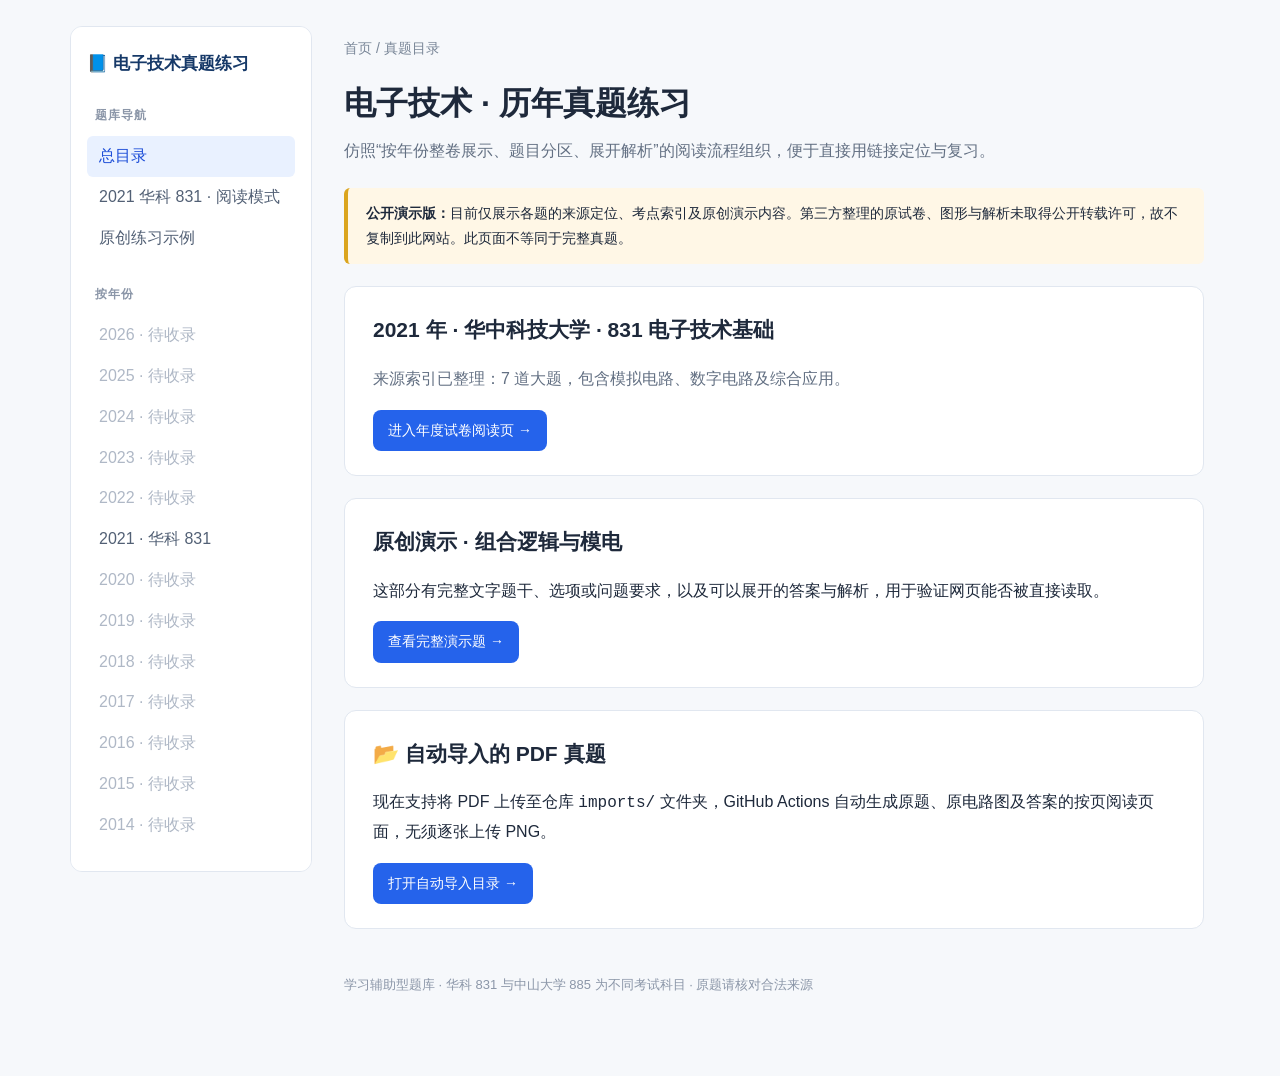
<file: index.html>
<!doctype html><html lang="zh-CN"><head><meta charset="utf-8"><meta name="viewport" content="width=device-width, initial-scale=1"><meta name="description" content="电子技术模拟电路和数字电路历年试题阅读索引与原创示例。"><title>电子技术真题练习 | 电子技术真题练习</title><link rel="stylesheet" href="assets/style.css"></head><body><div class="layout"><aside class="sidebar"><a href="index.html" class="brand">📘 电子技术真题练习</a><h3>题库导航</h3><a class="side-link active" href="index.html">总目录</a><a class="side-link " href="2021-hust-831.html">2021 华科 831 · 阅读模式</a><a class="side-link " href="original-practice.html">原创练习示例</a><h3>按年份</h3><div class="side-years"><span class="side-link disabled" title="尚未收录">2026 · 待收录</span><span class="side-link disabled" title="尚未收录">2025 · 待收录</span><span class="side-link disabled" title="尚未收录">2024 · 待收录</span><span class="side-link disabled" title="尚未收录">2023 · 待收录</span><span class="side-link disabled" title="尚未收录">2022 · 待收录</span><a href="2021-hust-831.html" class="side-link">2021 · 华科 831</a><span class="side-link disabled" title="尚未收录">2020 · 待收录</span><span class="side-link disabled" title="尚未收录">2019 · 待收录</span><span class="side-link disabled" title="尚未收录">2018 · 待收录</span><span class="side-link disabled" title="尚未收录">2017 · 待收录</span><span class="side-link disabled" title="尚未收录">2016 · 待收录</span><span class="side-link disabled" title="尚未收录">2015 · 待收录</span><span class="side-link disabled" title="尚未收录">2014 · 待收录</span></div><h3>科目</h3><a class="side-link" href="2021-hust-831.html#analog">模拟电路</a><a class="side-link" href="2021-hust-831.html#digital">数字电路</a><a class="side-link" href="2021-hust-831.html#mixed">综合应用</a></aside><main class="main"><p class="crumb">首页 / 真题目录</p><h1>电子技术 · 历年真题练习</h1><p class="lead">仿照“按年份整卷展示、题目分区、展开解析”的阅读流程组织，便于直接用链接定位与复习。</p><div class="notice"><b>公开演示版：</b>目前仅展示各题的来源定位、考点索引及原创演示内容。第三方整理的原试卷、图形与解析未取得公开转载许可，故不复制到此网站。此页面不等同于完整真题。</div><div class="question"><h3>2021 年 · 华中科技大学 · 831 电子技术基础</h3><p class="muted">来源索引已整理：7 道大题，包含模拟电路、数字电路及综合应用。</p><a class="button" href="2021-hust-831.html">进入年度试卷阅读页 →</a></div><div class="question"><h3>原创演示 · 组合逻辑与模电</h3><p>这部分有完整文字题干、选项或问题要求，以及可以展开的答案与解析，用于验证网页能否被直接读取。</p><a class="button" href="original-practice.html">查看完整演示题 →</a></div><div class="question"><h3>📂 自动导入的 PDF 真题</h3><p>现在支持将 PDF 上传至仓库 <code>imports/</code> 文件夹，GitHub Actions 自动生成原题、原电路图及答案的按页阅读页面，无须逐张上传 PNG。</p><a class="button" href="exams/index.html">打开自动导入目录 →</a></div><footer>学习辅助型题库 · 华科 831 与中山大学 885 为不同考试科目 · 原题请核对合法来源</footer></main></div></body></html>
</file>
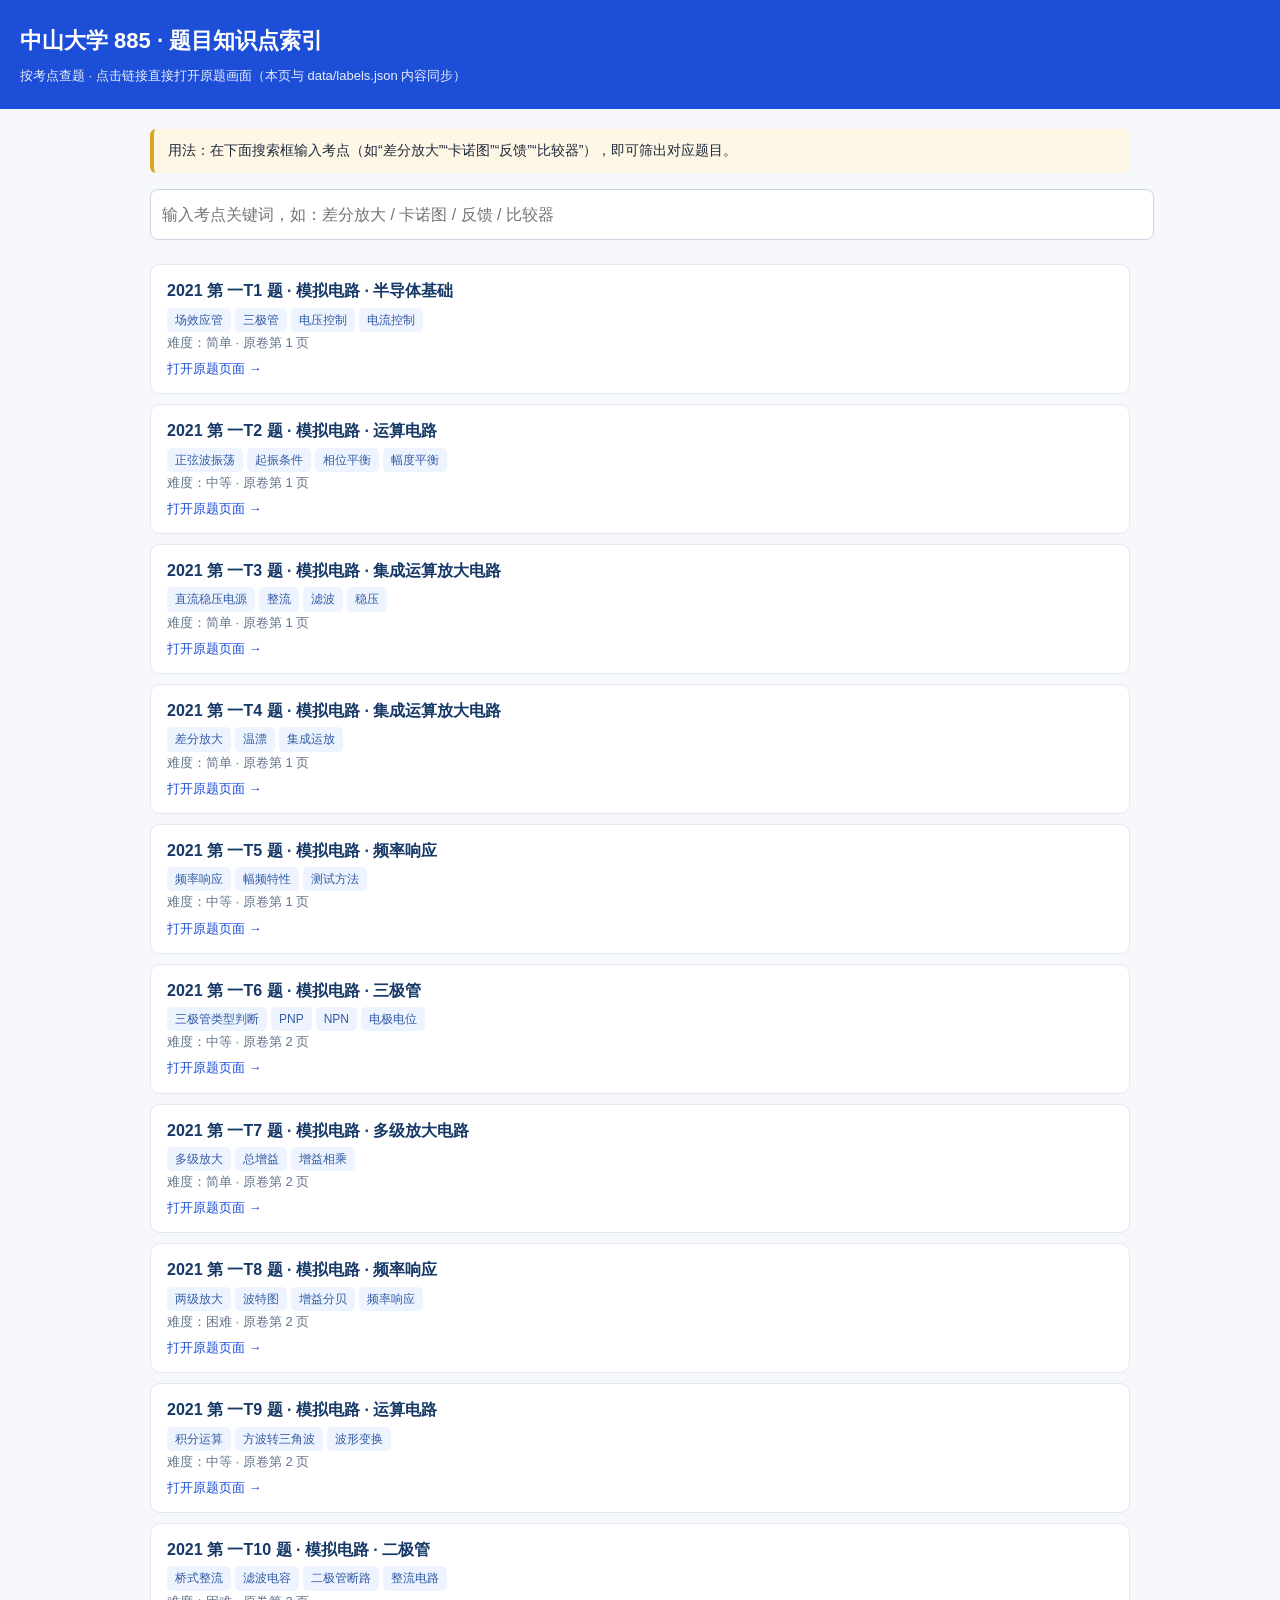
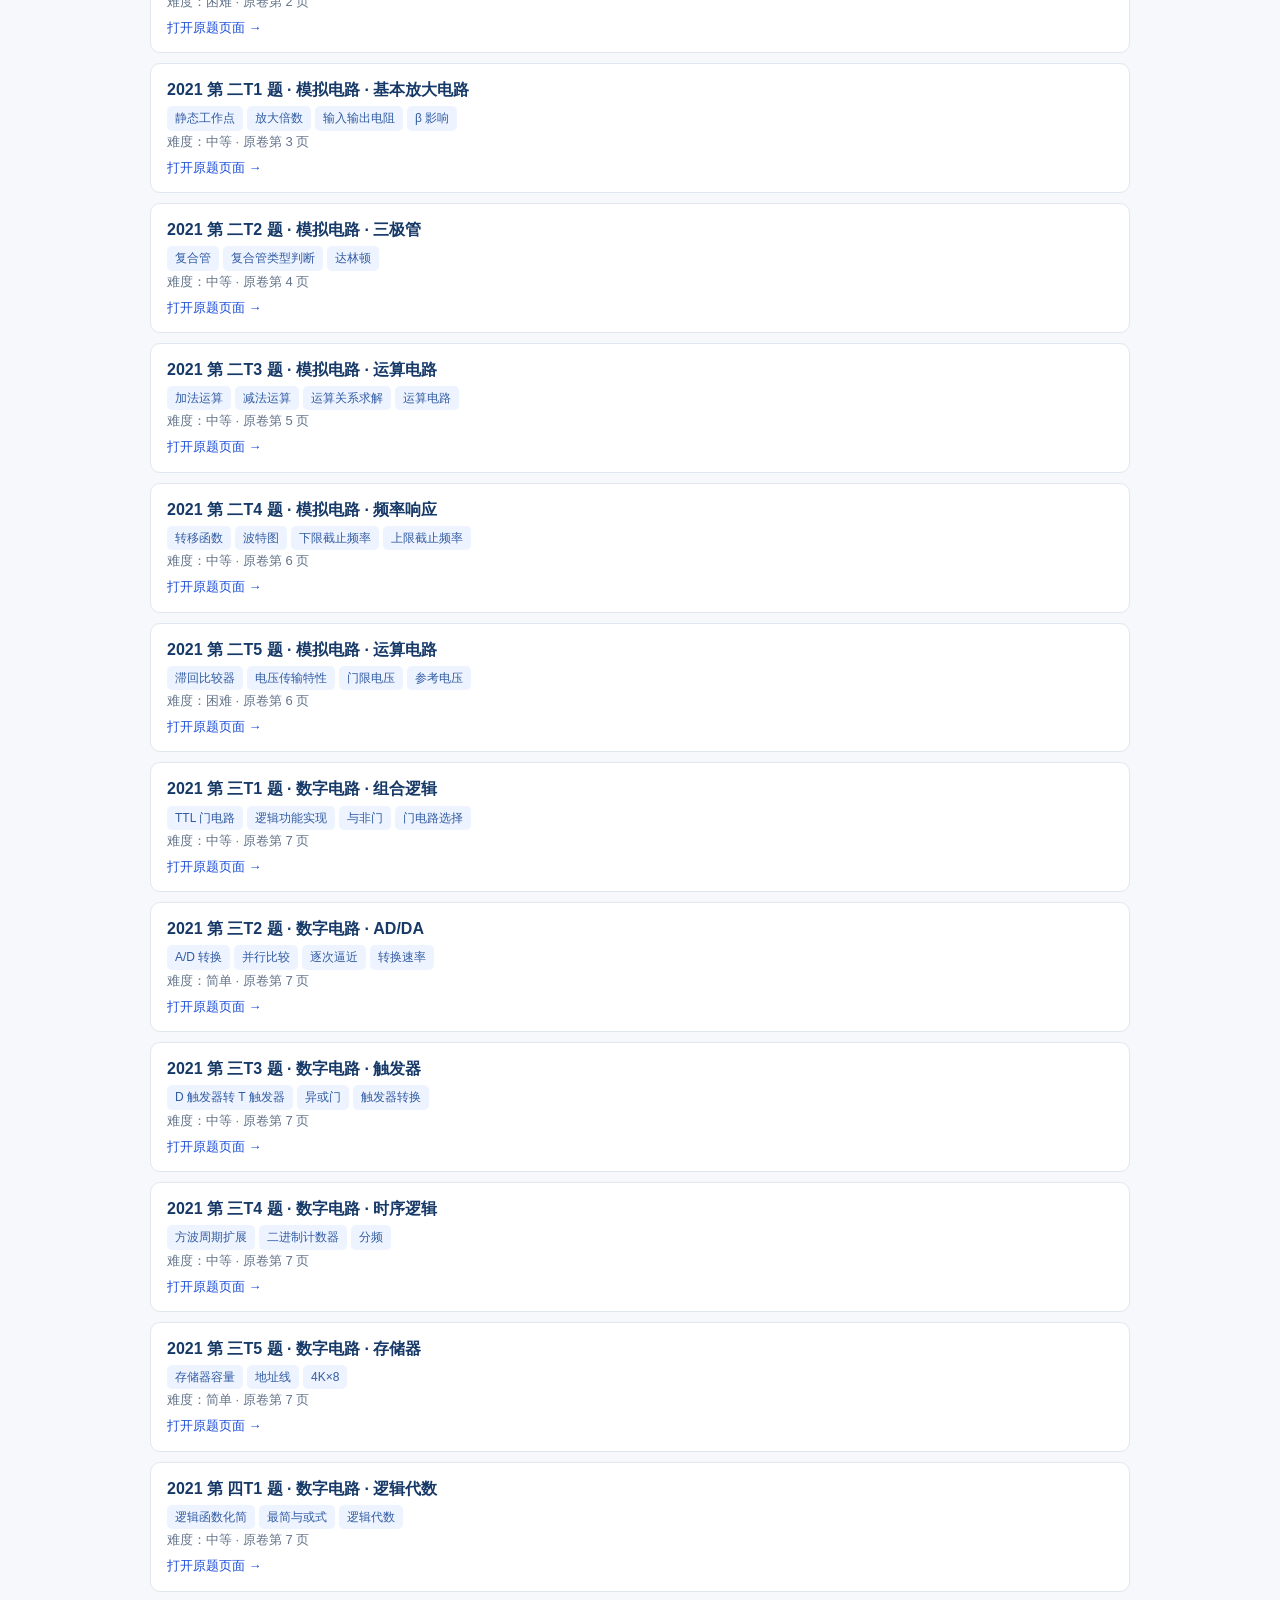
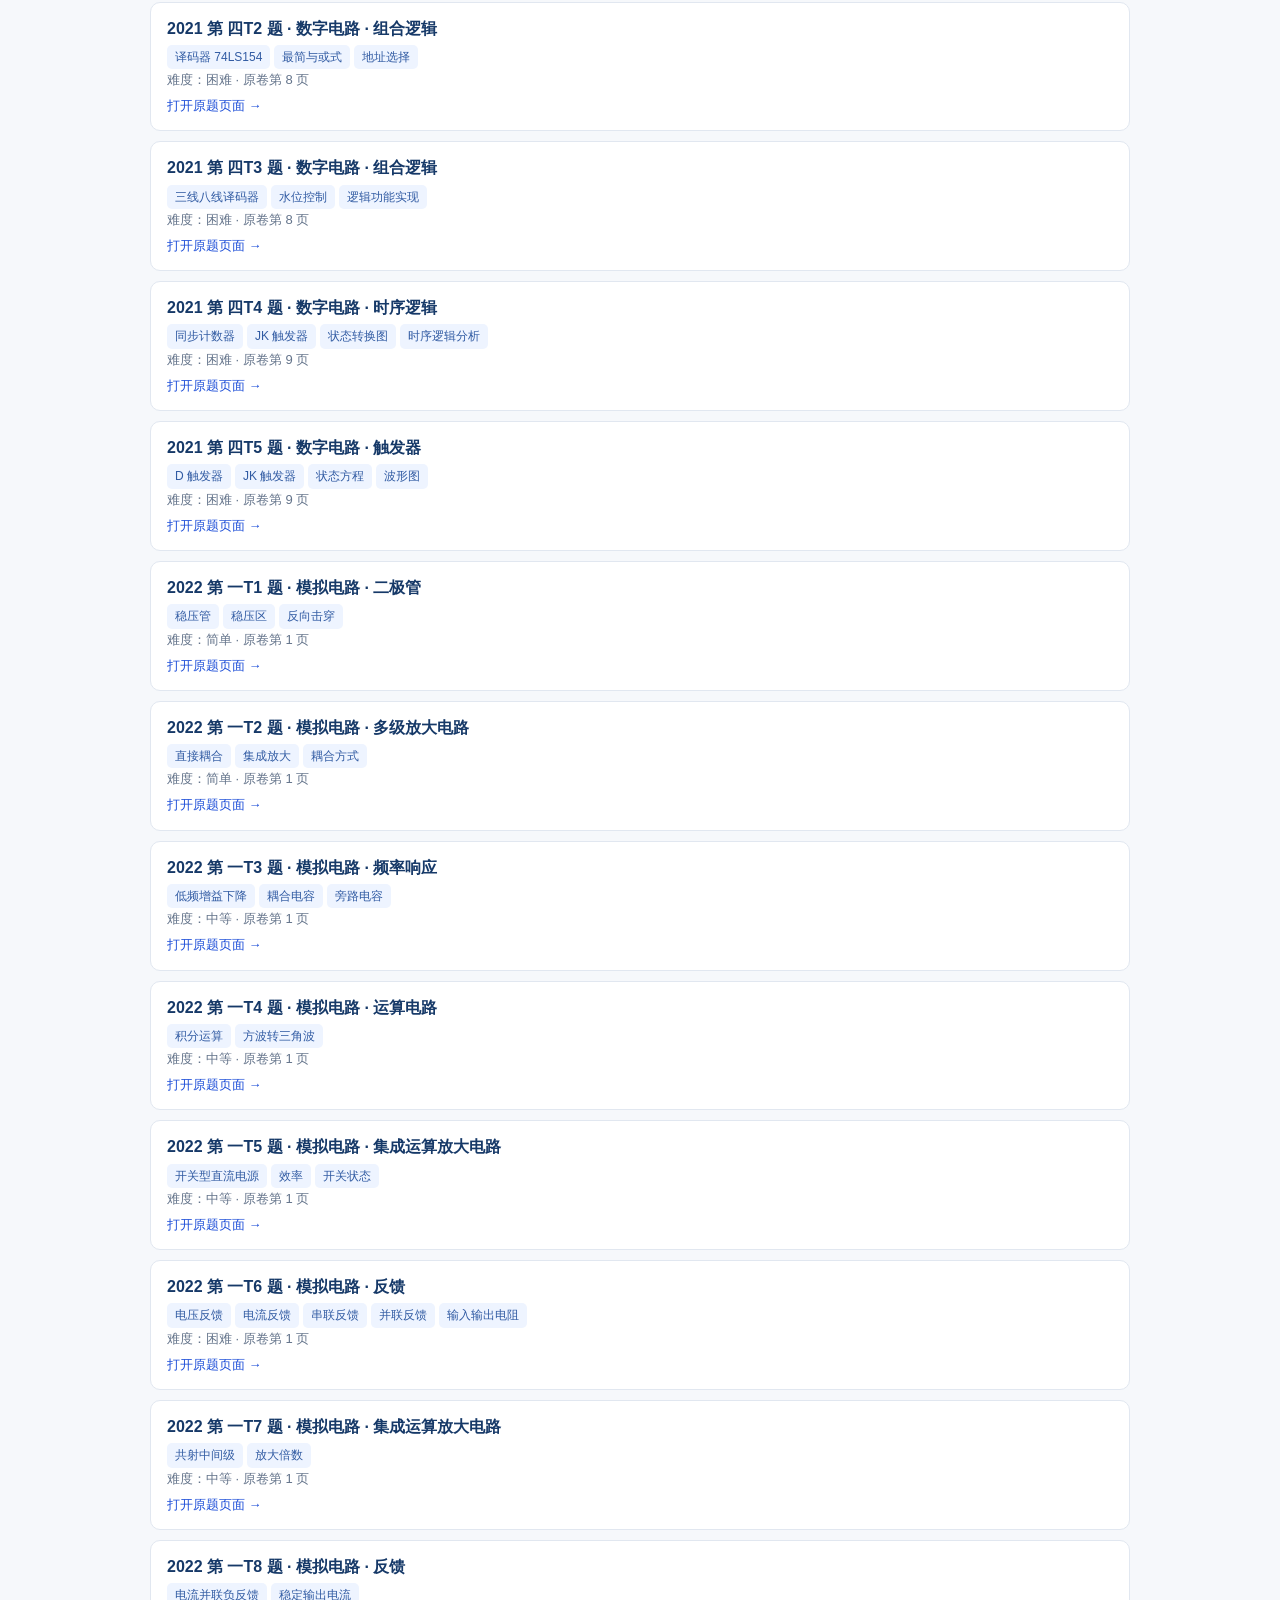
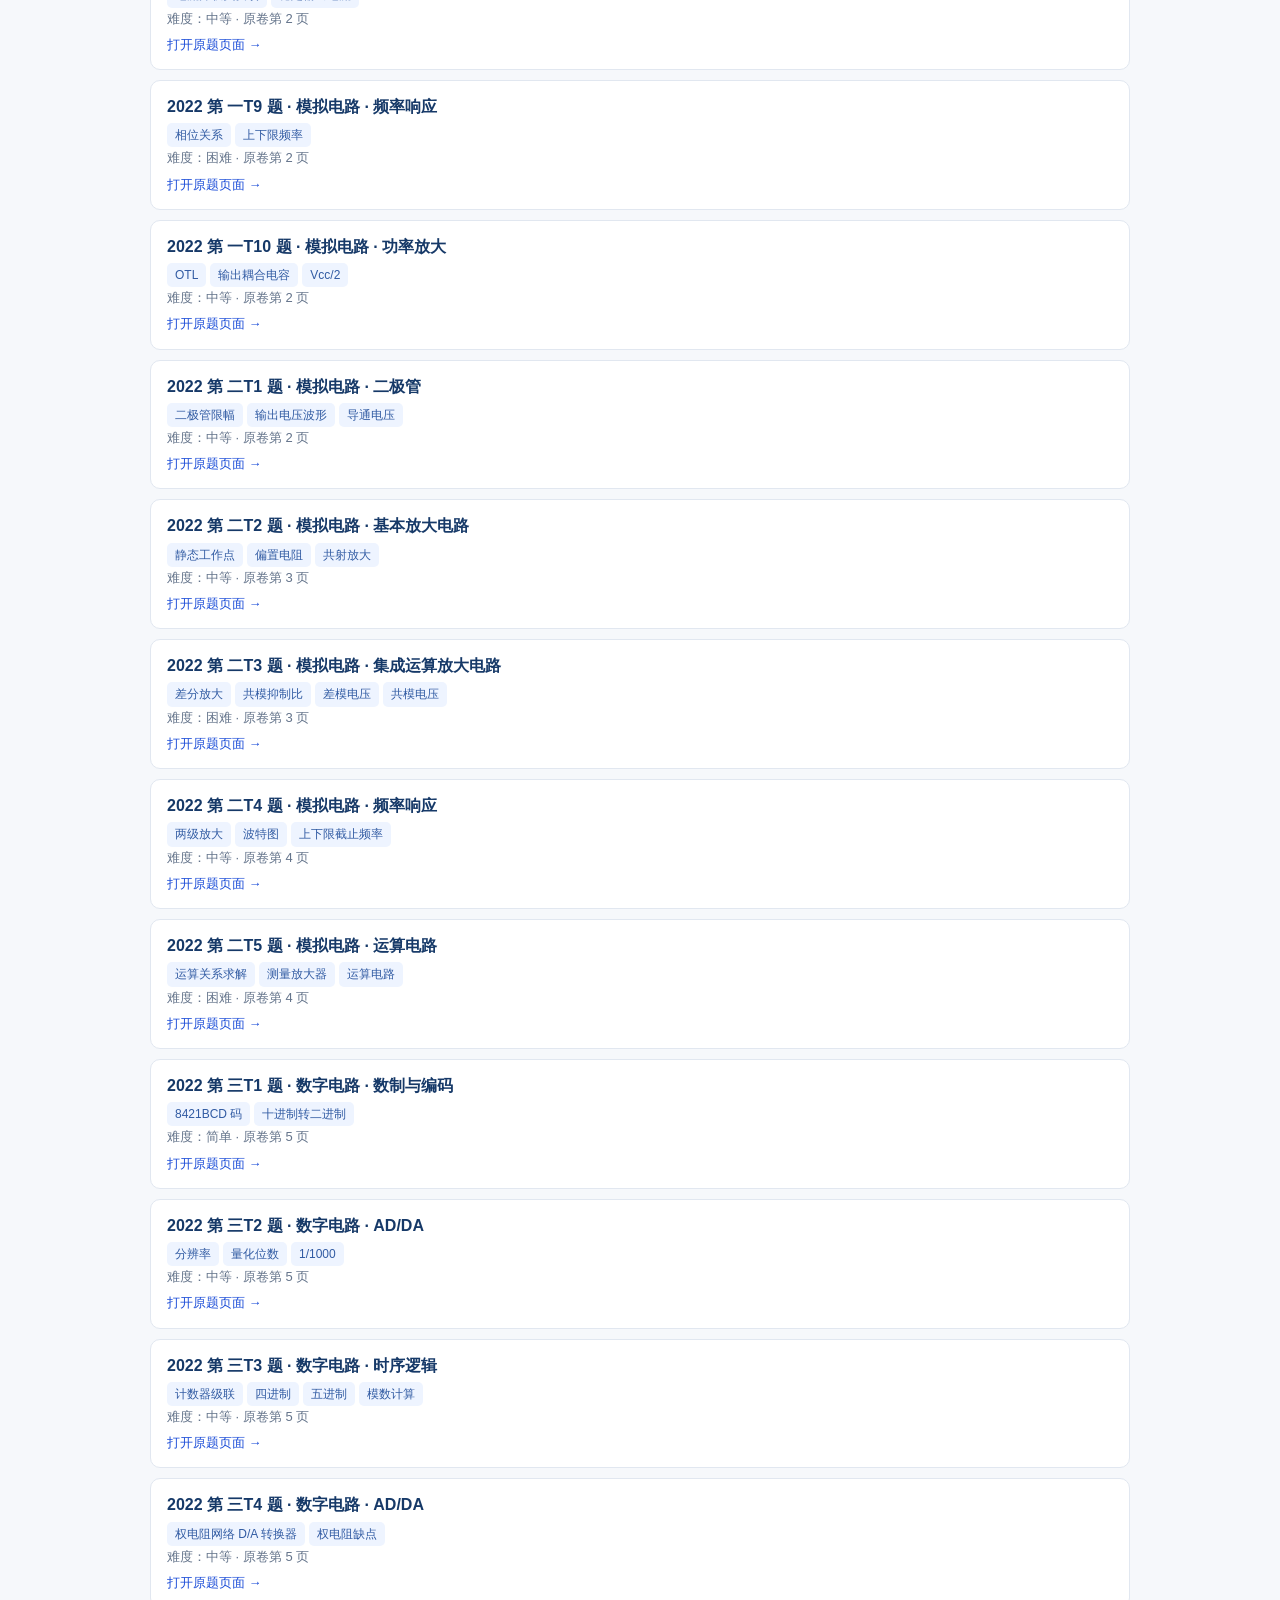
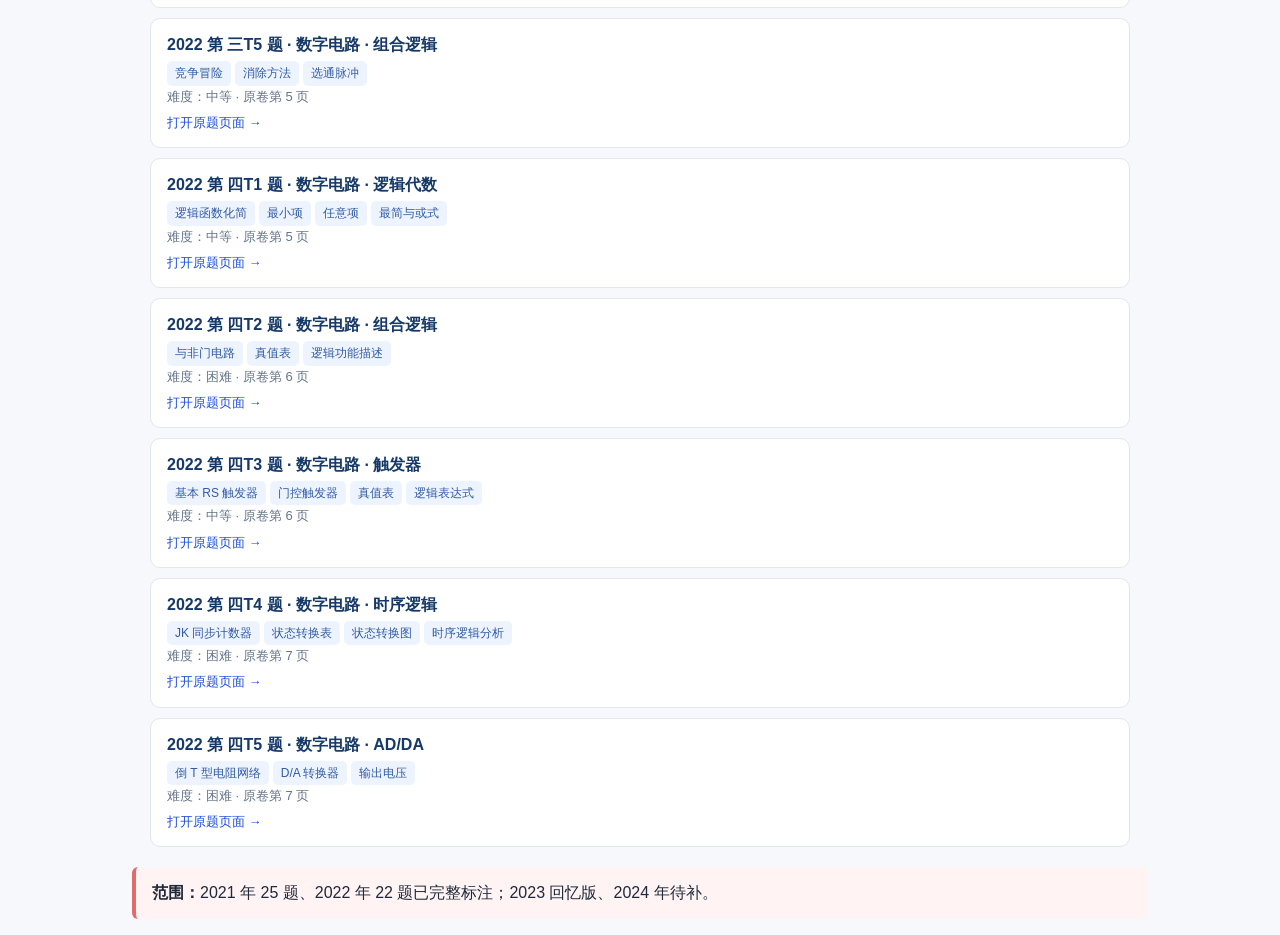
<file: labels.html>
﻿<!doctype html>
<html lang="zh-CN">
<head>
<meta charset="utf-8">
<meta name="viewport" content="width=device-width, initial-scale=1">
<title>中山大学 885 · 题目知识点索引</title>
<style>
body{margin:0;background:#f6f8fb;color:#1e293b;font:16px/1.7 -apple-system,BlinkMacSystemFont,"Microsoft Yahei",sans-serif}
header{background:#1d4ed8;color:#fff;padding:22px 20px}
header h1{margin:0;font-size:22px}
header p{margin:6px 0 0;font-size:13px;opacity:.9}
main{max-width:980px;margin:20px auto;padding:0 16px}
.hint{background:#fff7e6;border-left:4px solid #dba51e;padding:10px 14px;border-radius:6px;font-size:14px;margin-bottom:16px}
.q{background:#fff;border:1px solid #e1e7f0;border-radius:10px;padding:12px 16px;margin:10px 0}
.q .top{font-weight:700;color:#163968}
.tag{display:inline-block;font-size:12px;background:#eef4ff;color:#315ba3;border-radius:5px;padding:2px 8px;margin:3px 4px 0 0}
.q a{color:#1d4ed8;font-size:13px;text-decoration:none}
.muted{color:#64748b;font-size:13px}
.pending{background:#fff3f3;border-left:4px solid #e06c6c;padding:12px 16px;border-radius:6px;margin:12px 0;max-width:980px;margin:16px auto}
</style>
</head>
<body>
<header>
<h1>中山大学 885 · 题目知识点索引</h1>
<p>按考点查题 · 点击链接直接打开原题画面（本页与 data/labels.json 内容同步）</p>
</header>
<main>
<div class="hint">用法：在下面搜索框输入考点（如“差分放大”“卡诺图”“反馈”“比较器”），即可筛出对应题目。</div>
<input id="q" placeholder="输入考点关键词，如：差分放大 / 卡诺图 / 反馈 / 比较器" style="width:100%;padding:11px;border:1px solid #cbd5e1;border-radius:8px;font:inherit;margin-bottom:14px">
<div id="list"></div>
</main>
<div class="pending"><b>范围：</b>2021 年 25 题、2022 年 22 题已完整标注；2023 回忆版、2024 年待补。</div>
<script>
const DATA = {"count":50,"questions":[{"no":"一T1","subject":"模拟电路","chapter":"半导体基础","tags":["场效应管","三极管","电压控制","电流控制"],"difficulty":"简单","year":2021,"page":1,"link":"https://jsidiaowojd-hash.github.io/electronics-exam-bank/exams/885-21-1-79ffebc606b2/page-001.jpg"},{"no":"一T2","subject":"模拟电路","chapter":"运算电路","tags":["正弦波振荡","起振条件","相位平衡","幅度平衡"],"difficulty":"中等","year":2021,"page":1,"link":"https://jsidiaowojd-hash.github.io/electronics-exam-bank/exams/885-21-1-79ffebc606b2/page-001.jpg"},{"no":"一T3","subject":"模拟电路","chapter":"集成运算放大电路","tags":["直流稳压电源","整流","滤波","稳压"],"difficulty":"简单","year":2021,"page":1,"link":"https://jsidiaowojd-hash.github.io/electronics-exam-bank/exams/885-21-1-79ffebc606b2/page-001.jpg"},{"no":"一T4","subject":"模拟电路","chapter":"集成运算放大电路","tags":["差分放大","温漂","集成运放"],"difficulty":"简单","year":2021,"page":1,"link":"https://jsidiaowojd-hash.github.io/electronics-exam-bank/exams/885-21-1-79ffebc606b2/page-001.jpg"},{"no":"一T5","subject":"模拟电路","chapter":"频率响应","tags":["频率响应","幅频特性","测试方法"],"difficulty":"中等","year":2021,"page":1,"link":"https://jsidiaowojd-hash.github.io/electronics-exam-bank/exams/885-21-1-79ffebc606b2/page-001.jpg"},{"no":"一T6","subject":"模拟电路","chapter":"三极管","tags":["三极管类型判断","PNP","NPN","电极电位"],"difficulty":"中等","year":2021,"page":2,"link":"https://jsidiaowojd-hash.github.io/electronics-exam-bank/exams/885-21-1-79ffebc606b2/page-002.jpg"},{"no":"一T7","subject":"模拟电路","chapter":"多级放大电路","tags":["多级放大","总增益","增益相乘"],"difficulty":"简单","year":2021,"page":2,"link":"https://jsidiaowojd-hash.github.io/electronics-exam-bank/exams/885-21-1-79ffebc606b2/page-002.jpg"},{"no":"一T8","subject":"模拟电路","chapter":"频率响应","tags":["两级放大","波特图","增益分贝","频率响应"],"difficulty":"困难","year":2021,"page":2,"link":"https://jsidiaowojd-hash.github.io/electronics-exam-bank/exams/885-21-1-79ffebc606b2/page-002.jpg"},{"no":"一T9","subject":"模拟电路","chapter":"运算电路","tags":["积分运算","方波转三角波","波形变换"],"difficulty":"中等","year":2021,"page":2,"link":"https://jsidiaowojd-hash.github.io/electronics-exam-bank/exams/885-21-1-79ffebc606b2/page-002.jpg"},{"no":"一T10","subject":"模拟电路","chapter":"二极管","tags":["桥式整流","滤波电容","二极管断路","整流电路"],"difficulty":"困难","year":2021,"page":2,"link":"https://jsidiaowojd-hash.github.io/electronics-exam-bank/exams/885-21-1-79ffebc606b2/page-002.jpg"},{"no":"二T1","subject":"模拟电路","chapter":"基本放大电路","tags":["静态工作点","放大倍数","输入输出电阻","β 影响"],"difficulty":"中等","year":2021,"page":3,"link":"https://jsidiaowojd-hash.github.io/electronics-exam-bank/exams/885-21-1-79ffebc606b2/page-003.jpg"},{"no":"二T2","subject":"模拟电路","chapter":"三极管","tags":["复合管","复合管类型判断","达林顿"],"difficulty":"中等","year":2021,"page":4,"link":"https://jsidiaowojd-hash.github.io/electronics-exam-bank/exams/885-21-1-79ffebc606b2/page-004.jpg"},{"no":"二T3","subject":"模拟电路","chapter":"运算电路","tags":["加法运算","减法运算","运算关系求解","运算电路"],"difficulty":"中等","year":2021,"page":5,"link":"https://jsidiaowojd-hash.github.io/electronics-exam-bank/exams/885-21-1-79ffebc606b2/page-005.jpg"},{"no":"二T4","subject":"模拟电路","chapter":"频率响应","tags":["转移函数","波特图","下限截止频率","上限截止频率"],"difficulty":"中等","year":2021,"page":6,"link":"https://jsidiaowojd-hash.github.io/electronics-exam-bank/exams/885-21-1-79ffebc606b2/page-006.jpg"},{"no":"二T5","subject":"模拟电路","chapter":"运算电路","tags":["滞回比较器","电压传输特性","门限电压","参考电压"],"difficulty":"困难","year":2021,"page":6,"link":"https://jsidiaowojd-hash.github.io/electronics-exam-bank/exams/885-21-1-79ffebc606b2/page-006.jpg"},{"no":"三T1","subject":"数字电路","chapter":"组合逻辑","tags":["TTL 门电路","逻辑功能实现","与非门","门电路选择"],"difficulty":"中等","year":2021,"page":7,"link":"https://jsidiaowojd-hash.github.io/electronics-exam-bank/exams/885-21-1-79ffebc606b2/page-007.jpg"},{"no":"三T2","subject":"数字电路","chapter":"AD/DA","tags":["A/D 转换","并行比较","逐次逼近","转换速率"],"difficulty":"简单","year":2021,"page":7,"link":"https://jsidiaowojd-hash.github.io/electronics-exam-bank/exams/885-21-1-79ffebc606b2/page-007.jpg"},{"no":"三T3","subject":"数字电路","chapter":"触发器","tags":["D 触发器转 T 触发器","异或门","触发器转换"],"difficulty":"中等","year":2021,"page":7,"link":"https://jsidiaowojd-hash.github.io/electronics-exam-bank/exams/885-21-1-79ffebc606b2/page-007.jpg"},{"no":"三T4","subject":"数字电路","chapter":"时序逻辑","tags":["方波周期扩展","二进制计数器","分频"],"difficulty":"中等","year":2021,"page":7,"link":"https://jsidiaowojd-hash.github.io/electronics-exam-bank/exams/885-21-1-79ffebc606b2/page-007.jpg"},{"no":"三T5","subject":"数字电路","chapter":"存储器","tags":["存储器容量","地址线","4K×8"],"difficulty":"简单","year":2021,"page":7,"link":"https://jsidiaowojd-hash.github.io/electronics-exam-bank/exams/885-21-1-79ffebc606b2/page-007.jpg"},{"no":"四T1","subject":"数字电路","chapter":"逻辑代数","tags":["逻辑函数化简","最简与或式","逻辑代数"],"difficulty":"中等","year":2021,"page":7,"link":"https://jsidiaowojd-hash.github.io/electronics-exam-bank/exams/885-21-1-79ffebc606b2/page-007.jpg"},{"no":"四T2","subject":"数字电路","chapter":"组合逻辑","tags":["译码器 74LS154","最简与或式","地址选择"],"difficulty":"困难","year":2021,"page":8,"link":"https://jsidiaowojd-hash.github.io/electronics-exam-bank/exams/885-21-1-79ffebc606b2/page-008.jpg"},{"no":"四T3","subject":"数字电路","chapter":"组合逻辑","tags":["三线八线译码器","水位控制","逻辑功能实现"],"difficulty":"困难","year":2021,"page":8,"link":"https://jsidiaowojd-hash.github.io/electronics-exam-bank/exams/885-21-1-79ffebc606b2/page-008.jpg"},{"no":"四T4","subject":"数字电路","chapter":"时序逻辑","tags":["同步计数器","JK 触发器","状态转换图","时序逻辑分析"],"difficulty":"困难","year":2021,"page":9,"link":"https://jsidiaowojd-hash.github.io/electronics-exam-bank/exams/885-21-1-79ffebc606b2/page-009.jpg"},{"no":"四T5","subject":"数字电路","chapter":"触发器","tags":["D 触发器","JK 触发器","状态方程","波形图"],"difficulty":"困难","year":2021,"page":9,"link":"https://jsidiaowojd-hash.github.io/electronics-exam-bank/exams/885-21-1-79ffebc606b2/page-009.jpg"},{"no":"一T1","subject":"模拟电路","chapter":"二极管","tags":["稳压管","稳压区","反向击穿"],"difficulty":"简单","year":2022,"page":1,"link":"https://jsidiaowojd-hash.github.io/electronics-exam-bank/exams/885-22-62fe89c0e677/page-001.jpg"},{"no":"一T2","subject":"模拟电路","chapter":"多级放大电路","tags":["直接耦合","集成放大","耦合方式"],"difficulty":"简单","year":2022,"page":1,"link":"https://jsidiaowojd-hash.github.io/electronics-exam-bank/exams/885-22-62fe89c0e677/page-001.jpg"},{"no":"一T3","subject":"模拟电路","chapter":"频率响应","tags":["低频增益下降","耦合电容","旁路电容"],"difficulty":"中等","year":2022,"page":1,"link":"https://jsidiaowojd-hash.github.io/electronics-exam-bank/exams/885-22-62fe89c0e677/page-001.jpg"},{"no":"一T4","subject":"模拟电路","chapter":"运算电路","tags":["积分运算","方波转三角波"],"difficulty":"中等","year":2022,"page":1,"link":"https://jsidiaowojd-hash.github.io/electronics-exam-bank/exams/885-22-62fe89c0e677/page-001.jpg"},{"no":"一T5","subject":"模拟电路","chapter":"集成运算放大电路","tags":["开关型直流电源","效率","开关状态"],"difficulty":"中等","year":2022,"page":1,"link":"https://jsidiaowojd-hash.github.io/electronics-exam-bank/exams/885-22-62fe89c0e677/page-001.jpg"},{"no":"一T6","subject":"模拟电路","chapter":"反馈","tags":["电压反馈","电流反馈","串联反馈","并联反馈","输入输出电阻"],"difficulty":"困难","year":2022,"page":1,"link":"https://jsidiaowojd-hash.github.io/electronics-exam-bank/exams/885-22-62fe89c0e677/page-001.jpg"},{"no":"一T7","subject":"模拟电路","chapter":"集成运算放大电路","tags":["共射中间级","放大倍数"],"difficulty":"中等","year":2022,"page":1,"link":"https://jsidiaowojd-hash.github.io/electronics-exam-bank/exams/885-22-62fe89c0e677/page-001.jpg"},{"no":"一T8","subject":"模拟电路","chapter":"反馈","tags":["电流并联负反馈","稳定输出电流"],"difficulty":"中等","year":2022,"page":2,"link":"https://jsidiaowojd-hash.github.io/electronics-exam-bank/exams/885-22-62fe89c0e677/page-002.jpg"},{"no":"一T9","subject":"模拟电路","chapter":"频率响应","tags":["相位关系","上下限频率"],"difficulty":"困难","year":2022,"page":2,"link":"https://jsidiaowojd-hash.github.io/electronics-exam-bank/exams/885-22-62fe89c0e677/page-002.jpg"},{"no":"一T10","subject":"模拟电路","chapter":"功率放大","tags":["OTL","输出耦合电容","Vcc/2"],"difficulty":"中等","year":2022,"page":2,"link":"https://jsidiaowojd-hash.github.io/electronics-exam-bank/exams/885-22-62fe89c0e677/page-002.jpg"},{"no":"二T1","subject":"模拟电路","chapter":"二极管","tags":["二极管限幅","输出电压波形","导通电压"],"difficulty":"中等","year":2022,"page":2,"link":"https://jsidiaowojd-hash.github.io/electronics-exam-bank/exams/885-22-62fe89c0e677/page-002.jpg"},{"no":"二T2","subject":"模拟电路","chapter":"基本放大电路","tags":["静态工作点","偏置电阻","共射放大"],"difficulty":"中等","year":2022,"page":3,"link":"https://jsidiaowojd-hash.github.io/electronics-exam-bank/exams/885-22-62fe89c0e677/page-003.jpg"},{"no":"二T3","subject":"模拟电路","chapter":"集成运算放大电路","tags":["差分放大","共模抑制比","差模电压","共模电压"],"difficulty":"困难","year":2022,"page":3,"link":"https://jsidiaowojd-hash.github.io/electronics-exam-bank/exams/885-22-62fe89c0e677/page-003.jpg"},{"no":"二T4","subject":"模拟电路","chapter":"频率响应","tags":["两级放大","波特图","上下限截止频率"],"difficulty":"中等","year":2022,"page":4,"link":"https://jsidiaowojd-hash.github.io/electronics-exam-bank/exams/885-22-62fe89c0e677/page-004.jpg"},{"no":"二T5","subject":"模拟电路","chapter":"运算电路","tags":["运算关系求解","测量放大器","运算电路"],"difficulty":"困难","year":2022,"page":4,"link":"https://jsidiaowojd-hash.github.io/electronics-exam-bank/exams/885-22-62fe89c0e677/page-004.jpg"},{"no":"三T1","subject":"数字电路","chapter":"数制与编码","tags":["8421BCD 码","十进制转二进制"],"difficulty":"简单","year":2022,"page":5,"link":"https://jsidiaowojd-hash.github.io/electronics-exam-bank/exams/885-22-62fe89c0e677/page-005.jpg"},{"no":"三T2","subject":"数字电路","chapter":"AD/DA","tags":["分辨率","量化位数","1/1000"],"difficulty":"中等","year":2022,"page":5,"link":"https://jsidiaowojd-hash.github.io/electronics-exam-bank/exams/885-22-62fe89c0e677/page-005.jpg"},{"no":"三T3","subject":"数字电路","chapter":"时序逻辑","tags":["计数器级联","四进制","五进制","模数计算"],"difficulty":"中等","year":2022,"page":5,"link":"https://jsidiaowojd-hash.github.io/electronics-exam-bank/exams/885-22-62fe89c0e677/page-005.jpg"},{"no":"三T4","subject":"数字电路","chapter":"AD/DA","tags":["权电阻网络 D/A 转换器","权电阻缺点"],"difficulty":"中等","year":2022,"page":5,"link":"https://jsidiaowojd-hash.github.io/electronics-exam-bank/exams/885-22-62fe89c0e677/page-005.jpg"},{"no":"三T5","subject":"数字电路","chapter":"组合逻辑","tags":["竞争冒险","消除方法","选通脉冲"],"difficulty":"中等","year":2022,"page":5,"link":"https://jsidiaowojd-hash.github.io/electronics-exam-bank/exams/885-22-62fe89c0e677/page-005.jpg"},{"no":"四T1","subject":"数字电路","chapter":"逻辑代数","tags":["逻辑函数化简","最小项","任意项","最简与或式"],"difficulty":"中等","year":2022,"page":5,"link":"https://jsidiaowojd-hash.github.io/electronics-exam-bank/exams/885-22-62fe89c0e677/page-005.jpg"},{"no":"四T2","subject":"数字电路","chapter":"组合逻辑","tags":["与非门电路","真值表","逻辑功能描述"],"difficulty":"困难","year":2022,"page":6,"link":"https://jsidiaowojd-hash.github.io/electronics-exam-bank/exams/885-22-62fe89c0e677/page-006.jpg"},{"no":"四T3","subject":"数字电路","chapter":"触发器","tags":["基本 RS 触发器","门控触发器","真值表","逻辑表达式"],"difficulty":"中等","year":2022,"page":6,"link":"https://jsidiaowojd-hash.github.io/electronics-exam-bank/exams/885-22-62fe89c0e677/page-006.jpg"},{"no":"四T4","subject":"数字电路","chapter":"时序逻辑","tags":["JK 同步计数器","状态转换表","状态转换图","时序逻辑分析"],"difficulty":"困难","year":2022,"page":7,"link":"https://jsidiaowojd-hash.github.io/electronics-exam-bank/exams/885-22-62fe89c0e677/page-007.jpg"},{"no":"四T5","subject":"数字电路","chapter":"AD/DA","tags":["倒 T 型电阻网络","D/A 转换器","输出电压"],"difficulty":"困难","year":2022,"page":7,"link":"https://jsidiaowojd-hash.github.io/electronics-exam-bank/exams/885-22-62fe89c0e677/page-007.jpg"}]};
const list = document.getElementById('list');
function render(rows){
  if(!rows.length){ list.innerHTML = '<p class="muted">没有匹配的题目。</p>'; return; }
  list.innerHTML = rows.map(function(q){
    return '<div class="q"><div class="top">'+q.year+' 第 '+q.no+' 题 · '+q.subject+' · '+q.chapter+'</div>'
      + '<div>'+ q.tags.map(function(t){return '<span class="tag">'+t+'</span>';}).join('') +'</div>'
      + '<div class="muted">难度：'+q.difficulty+' · 原卷第 '+q.page+' 页</div>'
      + '<a href="'+q.link+'" target="_blank" rel="noopener">打开原题页面 →</a></div>';
  }).join('');
}
render(DATA.questions);
document.getElementById('q').addEventListener('input', function(){
  const s = this.value.trim().toLowerCase();
  if(!s){ render(DATA.questions); return; }
  render(DATA.questions.filter(function(q){
    return (q.chapter+' '+q.tags.join(' ')+' '+q.subject).toLowerCase().indexOf(s) > -1;
  }));
});
</script>
</body>
</html>
</file>
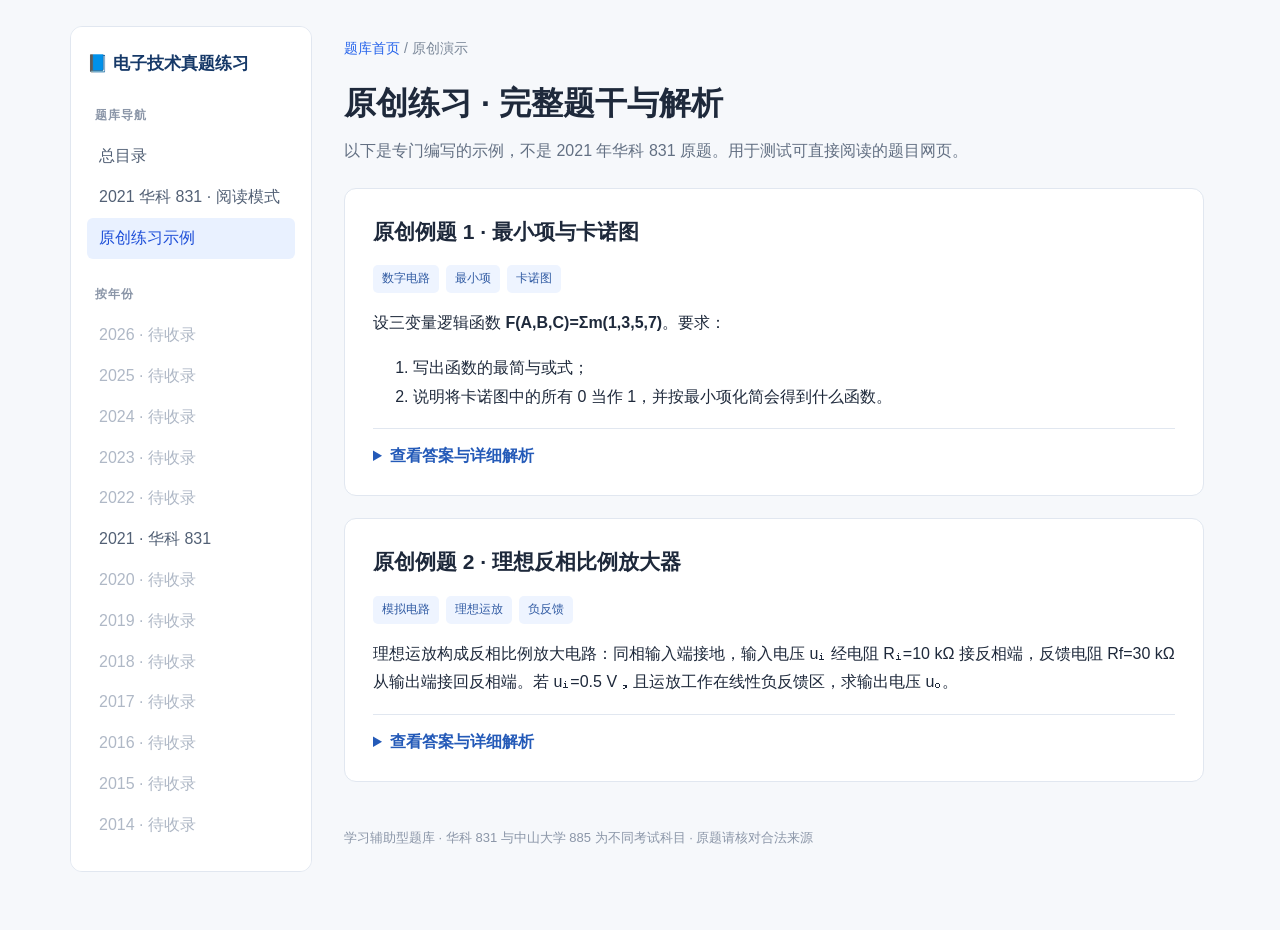
<file: original-practice.html>
<!doctype html><html lang="zh-CN"><head><meta charset="utf-8"><meta name="viewport" content="width=device-width, initial-scale=1"><meta name="description" content="电子技术模拟电路和数字电路历年试题阅读索引与原创示例。"><title>原创完整例题 | 电子技术真题练习</title><link rel="stylesheet" href="assets/style.css"></head><body><div class="layout"><aside class="sidebar"><a href="index.html" class="brand">📘 电子技术真题练习</a><h3>题库导航</h3><a class="side-link " href="index.html">总目录</a><a class="side-link " href="2021-hust-831.html">2021 华科 831 · 阅读模式</a><a class="side-link active" href="original-practice.html">原创练习示例</a><h3>按年份</h3><div class="side-years"><span class="side-link disabled" title="尚未收录">2026 · 待收录</span><span class="side-link disabled" title="尚未收录">2025 · 待收录</span><span class="side-link disabled" title="尚未收录">2024 · 待收录</span><span class="side-link disabled" title="尚未收录">2023 · 待收录</span><span class="side-link disabled" title="尚未收录">2022 · 待收录</span><a href="2021-hust-831.html" class="side-link">2021 · 华科 831</a><span class="side-link disabled" title="尚未收录">2020 · 待收录</span><span class="side-link disabled" title="尚未收录">2019 · 待收录</span><span class="side-link disabled" title="尚未收录">2018 · 待收录</span><span class="side-link disabled" title="尚未收录">2017 · 待收录</span><span class="side-link disabled" title="尚未收录">2016 · 待收录</span><span class="side-link disabled" title="尚未收录">2015 · 待收录</span><span class="side-link disabled" title="尚未收录">2014 · 待收录</span></div><h3>科目</h3><a class="side-link" href="2021-hust-831.html#analog">模拟电路</a><a class="side-link" href="2021-hust-831.html#digital">数字电路</a><a class="side-link" href="2021-hust-831.html#mixed">综合应用</a></aside><main class="main"><p class="crumb"><a href="index.html">题库首页</a> / 原创演示</p><h1>原创练习 · 完整题干与解析</h1><p class="lead">以下是专门编写的示例，不是 2021 年华科 831 原题。用于测试可直接阅读的题目网页。</p><article class="question" id="demo1"><h3>原创例题 1 · 最小项与卡诺图</h3><div class="tags"><span class="tag">数字电路</span><span class="tag">最小项</span><span class="tag">卡诺图</span></div><p>设三变量逻辑函数 <b>F(A,B,C)=Σm(1,3,5,7)</b>。要求：</p><ol><li>写出函数的最简与或式；</li><li>说明将卡诺图中的所有 0 当作 1，并按最小项化简会得到什么函数。</li></ol><details class="answer"><summary>查看答案与详细解析</summary><h4>第 (1) 问</h4><p>编号 1、3、5、7 对应的最小项均满足 C=1，而 A、B 可以任意取值。因此四个相邻的 1 合并后消去 A、B，得到 <b>F=C</b>。</p><h4>第 (2) 问</h4><p>原函数 0 的编号是 0、2、4、6。把这些 0 当作新函数的 1 再按最小项化简，得到的是补函数：<b>F̄=Σm(0,2,4,6)=C̄</b>。注意这不是原函数 F 的表达式。</p><h4>易错提醒</h4><p>“圈 0”必须同时说明采用什么表达式规则。坚持最小项规则时，得到的是 F 的补函数。</p></details></article><article class="question" id="demo2"><h3>原创例题 2 · 理想反相比例放大器</h3><div class="tags"><span class="tag">模拟电路</span><span class="tag">理想运放</span><span class="tag">负反馈</span></div><p>理想运放构成反相比例放大电路：同相输入端接地，输入电压 uᵢ 经电阻 Rᵢ=10 kΩ 接反相端，反馈电阻 Rf=30 kΩ 从输出端接回反相端。若 uᵢ=0.5 V，且运放工作在线性负反馈区，求输出电压 uₒ。</p><details class="answer"><summary>查看答案与详细解析</summary><h4>步骤 1：虚短与虚断</h4><p>同相端接地，在理想负反馈模型中反相端电位近似为 0 V。运放输入电流近似为 0。</p><h4>步骤 2：列节点电流方程</h4><p>流经输入电阻的电流约为 0.5 V / 10 kΩ = 0.05 mA；它必须流经反馈电阻。</p><h4>步骤 3：计算输出</h4><p>反相比例关系：<b>uₒ=−(Rf/Rᵢ)uᵢ=−(30/10)×0.5 V=−1.5 V</b>。</p><h4>易错提醒</h4><p>不要把反相放大器的输出符号写成正号；本题前提是运放保持线性负反馈工作，没有进入输出饱和。</p></details></article><footer>学习辅助型题库 · 华科 831 与中山大学 885 为不同考试科目 · 原题请核对合法来源</footer></main></div></body></html>
</file>
<file: assets/style.css>
:root{--bg:#f6f8fb;--ink:#1e293b;--sub:#637083;--accent:#2563eb;--border:#e1e7f0;--panel:#fff;--soft:#eef4ff}
*{box-sizing:border-box}html{scroll-behavior:smooth}body{margin:0;background:var(--bg);font:16px/1.8 -apple-system,BlinkMacSystemFont,"Segoe UI","Microsoft Yahei",sans-serif;color:var(--ink)}a{color:var(--accent);text-decoration:none}a:hover{text-decoration:underline}.layout{display:grid;grid-template-columns:242px minmax(0,860px);gap:32px;max-width:1180px;margin:auto;padding:26px 20px}.sidebar{position:sticky;top:20px;align-self:start;max-height:94vh;overflow:auto;padding:22px 16px;border-radius:12px;background:var(--panel);border:1px solid var(--border)}.brand{font-size:17px;font-weight:800;color:#163968}.sidebar h3{font-size:12px;text-transform:uppercase;color:#8b96a8;letter-spacing:.08em;margin:25px 8px 10px}.side-link{display:block;padding:6px 12px;border-radius:6px;color:#526075}.side-link:hover,.side-link.active{color:#1d4ed8;background:#e9f1ff;text-decoration:none}.side-link.disabled{color:#afb8c6;cursor:default}.main{min-width:0}.crumb{font-size:14px;color:#7a8798;margin:10px 0 22px}.main h1{font-size:32px;line-height:1.3;margin:0 0 12px}.lead{color:var(--sub);margin-top:0}.notice{margin:22px 0;background:#fff7e6;border-left:4px solid #dba51e;padding:13px 18px;border-radius:6px;font-size:14px}.paper-title{border-bottom:1px solid var(--border);padding:20px 0 8px;margin-bottom:20px}.paper-title h2{margin:0}.question{background:var(--panel);border:1px solid var(--border);padding:24px 28px;border-radius:12px;margin:22px 0}.question h3{font-size:21px;margin:0 0 12px}.section{font-size:23px;margin-top:38px}.tags{display:flex;flex-wrap:wrap;gap:7px;margin:15px 0}.tag{font-size:12px;border-radius:5px;background:var(--soft);color:#315ba3;padding:3px 9px}.muted{color:var(--sub)}.outline{border:1px dashed #cbd5e1;border-radius:8px;padding:14px;background:#f9fafb;font-size:14px}.answer{margin-top:17px;border-top:1px solid var(--border);padding-top:13px}.answer summary{color:#245ab8;font-weight:700;cursor:pointer}.answer h4{margin:18px 0 4px}.answer p{margin:7px 0}.button{display:inline-block;padding:8px 15px;background:#2563eb;border-radius:8px;color:#fff;font-size:14px}.button:hover{color:white;background:#1d4ed8;text-decoration:none}.mini{font-size:13px}.options{padding-left:18px}.options li{padding:2px}.code{background:#f2f5fa;padding:13px 15px;border-radius:8px;overflow:auto}footer{font-size:13px;color:#8b96a8;padding:22px 0 55px}@media(max-width:850px){.layout{display:block;padding:14px}.sidebar{position:static;max-height:none;margin-bottom:22px}.side-years{display:flex;gap:5px;flex-wrap:wrap}.side-link{display:inline-block}.question{padding:17px}.main h1{font-size:27px}}
</file>
